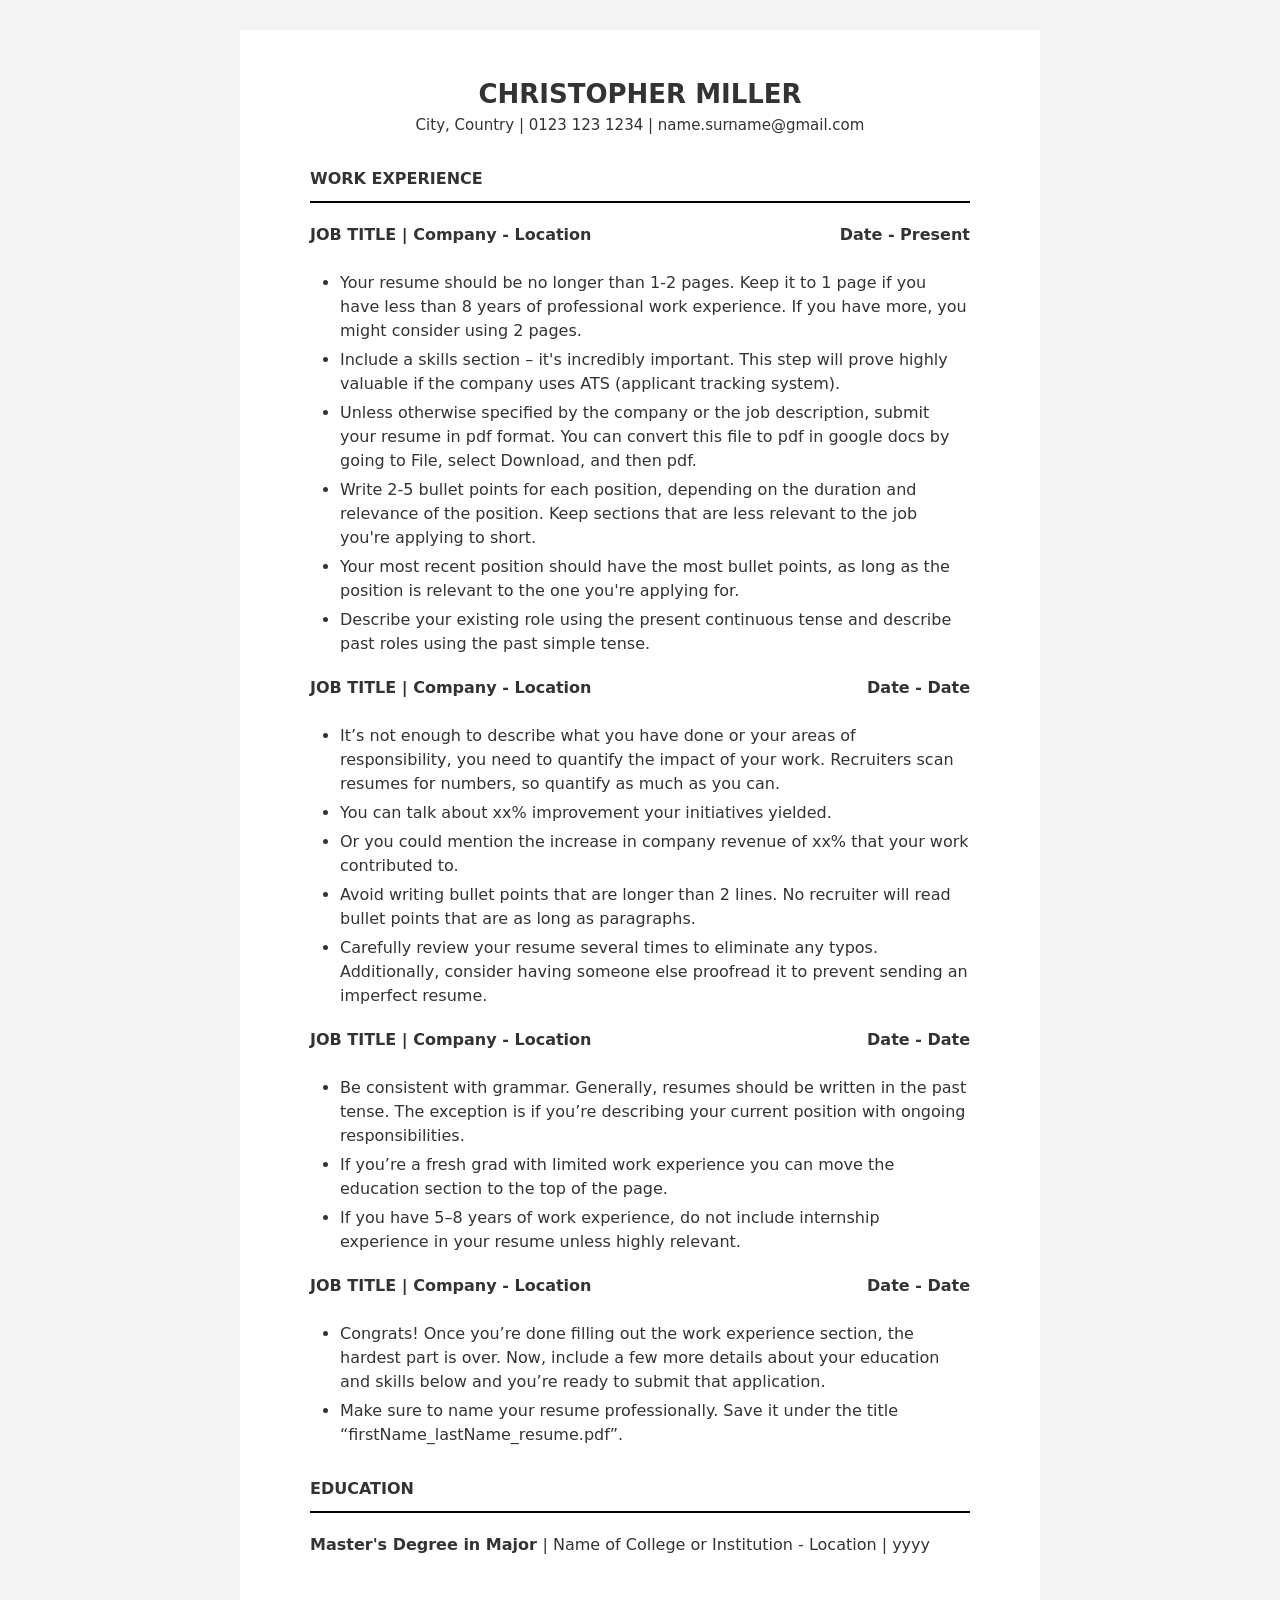
<file: cv.html>
<!doctype html>
<html lang="en">
    <head>
        <meta charset="UTF-8" />
        <meta name="viewport" content="width=device-width, initial-scale=1.0" />
        <title>CV</title>
        <link rel="stylesheet" href="./css/reset.css" />
        <link rel="stylesheet" href="./css/style.css" />
    </head>
    <body>
        <div class="cv">
            <div class="cv-heading">
                <h1>CHRISTOPHER MILLER</h1>
                <p>City, Country | 0123 123 1234 | name.surname@gmail.com</p>
            </div>

            <h2 class="cv-heading-2">WORK EXPERIENCE</h2>
            <h3 class="cv-heading-3">
                <span>JOB TITLE | Company - Location</span>
                <span>Date - Present</span>
                <span class="full-width"></span>
            </h3>
            <ul class="cv-list">
                <li>
                    <p>
                        Your resume should be no longer than 1-2 pages. Keep it
                        to 1 page if you have less than 8 years of professional
                        work experience. If you have more, you might consider
                        using 2 pages.
                    </p>
                </li>
                <li>
                    <p>
                        Include a skills section – it's incredibly important.
                        This step will prove highly valuable if the company uses
                        ATS (applicant tracking system).
                    </p>
                </li>
                <li>
                    <p>
                        Unless otherwise specified by the company or the job
                        description, submit your resume in pdf format. You can
                        convert this file to pdf in google docs by going to
                        File, select Download, and then pdf.
                    </p>
                </li>
                <li>
                    <p>
                        Write 2-5 bullet points for each position, depending on
                        the duration and relevance of the position. Keep
                        sections that are less relevant to the job you're
                        applying to short.
                    </p>
                </li>
                <li>
                    <p>
                        Your most recent position should have the most bullet
                        points, as long as the position is relevant to the one
                        you're applying for.
                    </p>
                </li>
                <li>
                    Describe your existing role using the present continuous
                    tense and describe past roles using the past simple tense.
                </li>
            </ul>
            <h3 class="cv-heading-3">
                <span>JOB TITLE | Company - Location</span>
                <span>Date - Date</span>
                <span class="full-width"></span>
            </h3>
            <ul class="cv-list">
                <li>
                    <p>
                        It’s not enough to describe what you have done or your
                        areas of responsibility, you need to quantify the impact
                        of your work. Recruiters scan resumes for numbers, so
                        quantify as much as you can.
                    </p>
                </li>
                <li>
                    <p>
                        You can talk about xx% improvement your initiatives
                        yielded.
                    </p>
                </li>
                <li>
                    <p>
                        Or you could mention the increase in company revenue of
                        xx% that your work contributed to.
                    </p>
                </li>
                <li>
                    <p>
                        Avoid writing bullet points that are longer than 2
                        lines. No recruiter will read bullet points that are as
                        long as paragraphs.
                    </p>
                </li>
                <li>
                    <p>
                        Carefully review your resume several times to eliminate
                        any typos. Additionally, consider having someone else
                        proofread it to prevent sending an imperfect resume.
                    </p>
                </li>
            </ul>
            <h3 class="cv-heading-3">
                <span>JOB TITLE | Company - Location</span>
                <span>Date - Date</span>
                <span class="full-width"></span>
            </h3>
            <ul class="cv-list">
                <li>
                    <p>
                        Be consistent with grammar. Generally, resumes should be
                        written in the past tense. The exception is if you’re
                        describing your current position with ongoing
                        responsibilities.
                    </p>
                </li>
                <li>
                    <p>
                        If you’re a fresh grad with limited work experience you
                        can move the education section to the top of the page.
                    </p>
                </li>
                <li>
                    <p>
                        If you have 5–8 years of work experience, do not include
                        internship experience in your resume unless highly
                        relevant.
                    </p>
                </li>
            </ul>
            <h3 class="cv-heading-3">
                <span>JOB TITLE | Company - Location</span>
                <span>Date - Date</span>
                <span class="full-width"></span>
            </h3>
            <ul class="cv-list">
                <li>
                    <p>
                        Congrats! Once you’re done filling out the work
                        experience section, the hardest part is over. Now,
                        include a few more details about your education and
                        skills below and you’re ready to submit that
                        application.
                    </p>
                </li>
                <li>
                    <p>
                        Make sure to name your resume professionally. Save it
                        under the title “firstName_lastName_resume.pdf”.
                    </p>
                </li>
            </ul>
            <h2 class="cv-heading-2">EDUCATION</h2>
            <h3 class="cv-heading-3">
                Master's Degree in Major
                <span class="normal">| Name of College or Institution - Location | yyyy
                </span>
            </h3>
        </div>
    </body>
</html>
</file>
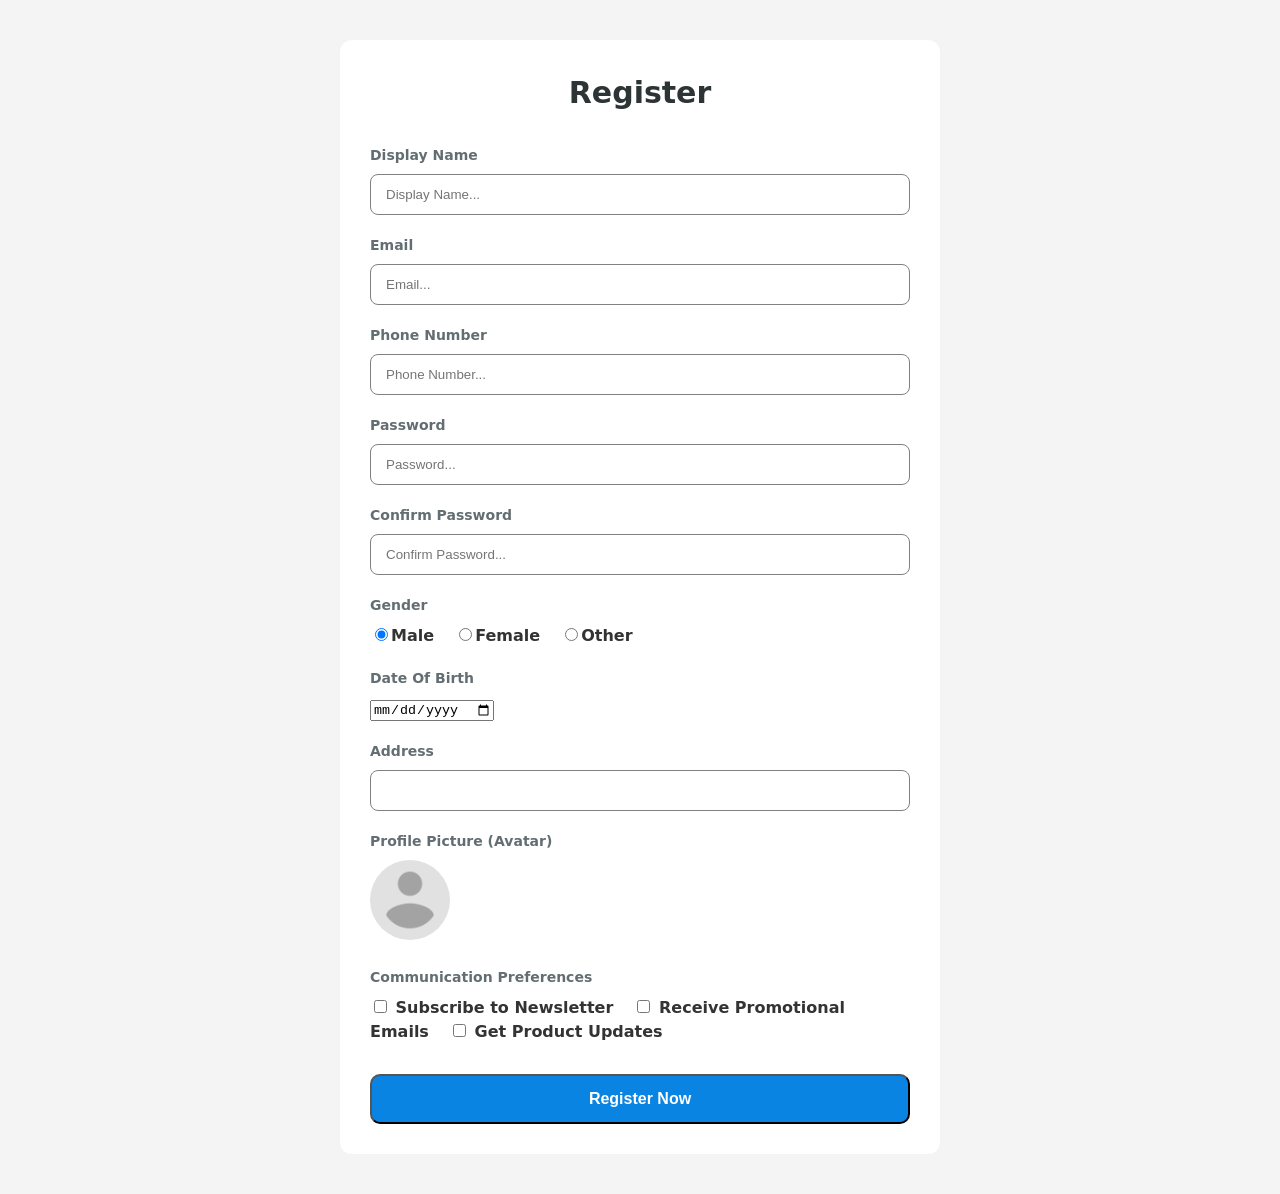
<file: form.html>
<!doctype html>
<html lang="en">
    <head>
        <meta charset="UTF-8" />
        <meta name="viewport" content="width=device-width, initial-scale=1.0" />
        <title>Register Form</title>
        <link rel="stylesheet" href="./css/reset.css" />
        <link rel="stylesheet" href="./css/style.css" />
    </head>
    <body>
        <form action="" autocomplete="off">
            <h1 class="form-title">Register</h1>
            <div class="form-group">
                <label for="display-name" class="form-label"
                    >Display Name</label
                >
                <input
                    type="text"
                    id="display-name"
                    placeholder="Display Name..."
                    class="input-field"
                    spellcheck="false"
                    name="display-name"
                />
            </div>
            <div class="form-group">
                <label for="email" class="form-label">Email</label>
                <input
                    type="email"
                    id="email"
                    class="input-field"
                    placeholder="Email..."
                    spellcheck="false"
                    name="email"
                />
            </div>
            <div class="form-group">
                <label for="phone" class="form-label">Phone Number</label>
                <input
                    type="tel"
                    id="phone"
                    class="input-field"
                    placeholder="Phone Number..."
                    spellcheck="false"
                    name="phone"
                />
            </div>
            <div class="form-group">
                <label for="password" class="form-label">Password</label>
                <input
                    type="password"
                    id="password"
                    class="input-field"
                    placeholder="Password..."
                    name="password"
                />
            </div>
            <div class="form-group">
                <label for="confirm-password" class="form-label"
                    >Confirm Password</label
                >
                <input
                    type="password"
                    id="confirm-password"
                    class="input-field"
                    placeholder="Confirm Password..."
                    name="confirm-password"
                />
            </div>
            <div class="form-group">
                <label class="form-label">Gender</label>
                <label class="checkbox"
                    ><input
                        type="radio"
                        name="gender"
                        value="male"
                        checked
                    />Male</label
                >
                <label class="checkbox"
                    ><input
                        type="radio"
                        name="gender"
                        value="female"
                    />Female</label
                >
                <label class="checkbox"
                    ><input
                        type="radio"
                        name="gender"
                        value="other"
                    />Other</label
                >
            </div>
            <div class="form-group">
                <label for="date-of-birth" class="form-label"
                    >Date Of Birth</label
                >
                <input type="date" id="date-of-birth" name="date-of-birth" />
            </div>
            <div class="form-group">
                <label for="address" class="form-label">Address</label>
                <input
                    type="text"
                    name="address"
                    class="input-field"
                    spellcheck="false"
                    id="address"
                />
            </div>
            <div class="form-group">
                <label for="avatar" class="form-label"
                    >Profile Picture (Avatar)</label
                >
                <label for="avatar"
                    ><img
                        src="./assets/avatar.png"
                        class="avatar-img"
                        alt="Avatar Placeholder"
                /></label>
                <input
                    type="file"
                    id="avatar"
                    name="avatar"
                    hidden
                    accept="image/*"
                />
            </div>
            <div class="form-group">
                <label class="form-label">Communication Preferences</label>
                <label class="checkbox"
                    ><input type="checkbox" name="newsletter" value="sub" />
                    Subscribe to Newsletter</label
                >
                <label class="checkbox"
                    ><input type="checkbox" name="newsletter" value="promo" />
                    Receive Promotional Emails</label
                >
                <label class="checkbox"
                    ><input type="checkbox" name="newsletter" value="update" />
                    Get Product Updates</label
                >
            </div>

            <button class="btn">Register Now</button>
        </form>
    </body>
</html>
</file>
<file: css/style.css>
* {
    box-sizing: border-box;
}

body {
    background-color: #f4f4f4;
    line-height: 1.5;
    font-family:
        system-ui,
        -apple-system,
        BlinkMacSystemFont,
        "Segoe UI",
        Roboto,
        Oxygen,
        Ubuntu,
        Cantarell,
        "Open Sans",
        "Helvetica Neue",
        sans-serif;
    color: #333;
}

h1,
h2,
h3,
h4,
h5,
h6 {
    font-weight: 700;
}

/* CV */

.cv {
    max-width: 800px;
    min-height: 100px;
    margin: 30px auto;
    padding: 45px 70px;
    background-color: white;
}

.cv-heading {
    text-align: center;
    margin-bottom: 30px;
}

.cv-heading h1 {
    font-size: 26px;
}

.cv-heading p {
    font-size: 15px;
}

.cv-heading-2 {
    border-bottom: 2px solid black;
    padding-bottom: 10px;
    margin-top: 30px;
    margin-bottom: 10px;
}

.cv-heading-3 {
    text-align: justify;
    margin-top: 20px;
}

.full-width {
    display: inline-block;
    width: 100%;
}

.cv-heading-3 span {
    display: inline-block;
}

.cv-list {
    list-style-type: disc;
    margin-left: 20px;
    padding-left: 10px;
}

.cv-list p {
    margin: 0;
}

.cv-list li {
    margin-bottom: 5px;
}

.normal {
    font-weight: normal;
}

/* Menu */

.menu {
    background-color: #455bc4;
    padding: 0 40px;
    max-width: 1200px;
    margin: 0 auto;
    font-size: 0;
}

.menu li {
    display: inline-block;
}

.menu li a {
    text-decoration: none;
    color: white;
    display: inline-block;
    padding: 20px 30px;
    font-size: 18px;
}

.menu .active a {
    background: white;
    color: black;
}

/* FORM */
form {
    max-width: 600px;
    margin: 40px auto;
    padding: 30px;
    background-color: #ffffff;
    border-radius: 12px;
}

.form-title {
    text-align: center;
    margin-bottom: 30px;
    font-size: 30px;
    color: #2d3436;
}

.form-group {
    margin-bottom: 20px;
}

.form-label {
    font-weight: 600;
    display: block;
    margin-bottom: 8px;
    color:#636e72;
    font-size: 14px;
}

.checkbox{
    margin-right: 15px;
    font-weight: 600;
    cursor: pointer;
}

.input-field {
    width: 100%;
    border: 1px solid gray;
    padding: 12px 15px;
    border-radius: 8px;
    outline: none;
}

.gender-label {
    display: inline-block;
}

.avatar-img{
    border-radius: 50%;
    width: 80px;
    height: 80px;
    cursor: pointer;
}

.btn{
    width: 100%;
    padding: 14px;
    background-color: #0984e3;
    color:white;
    border-radius: 10px;
    font-size: 16px;
    font-weight: 600;
    cursor:pointer;
    margin-top: 10px;
}
</file>
